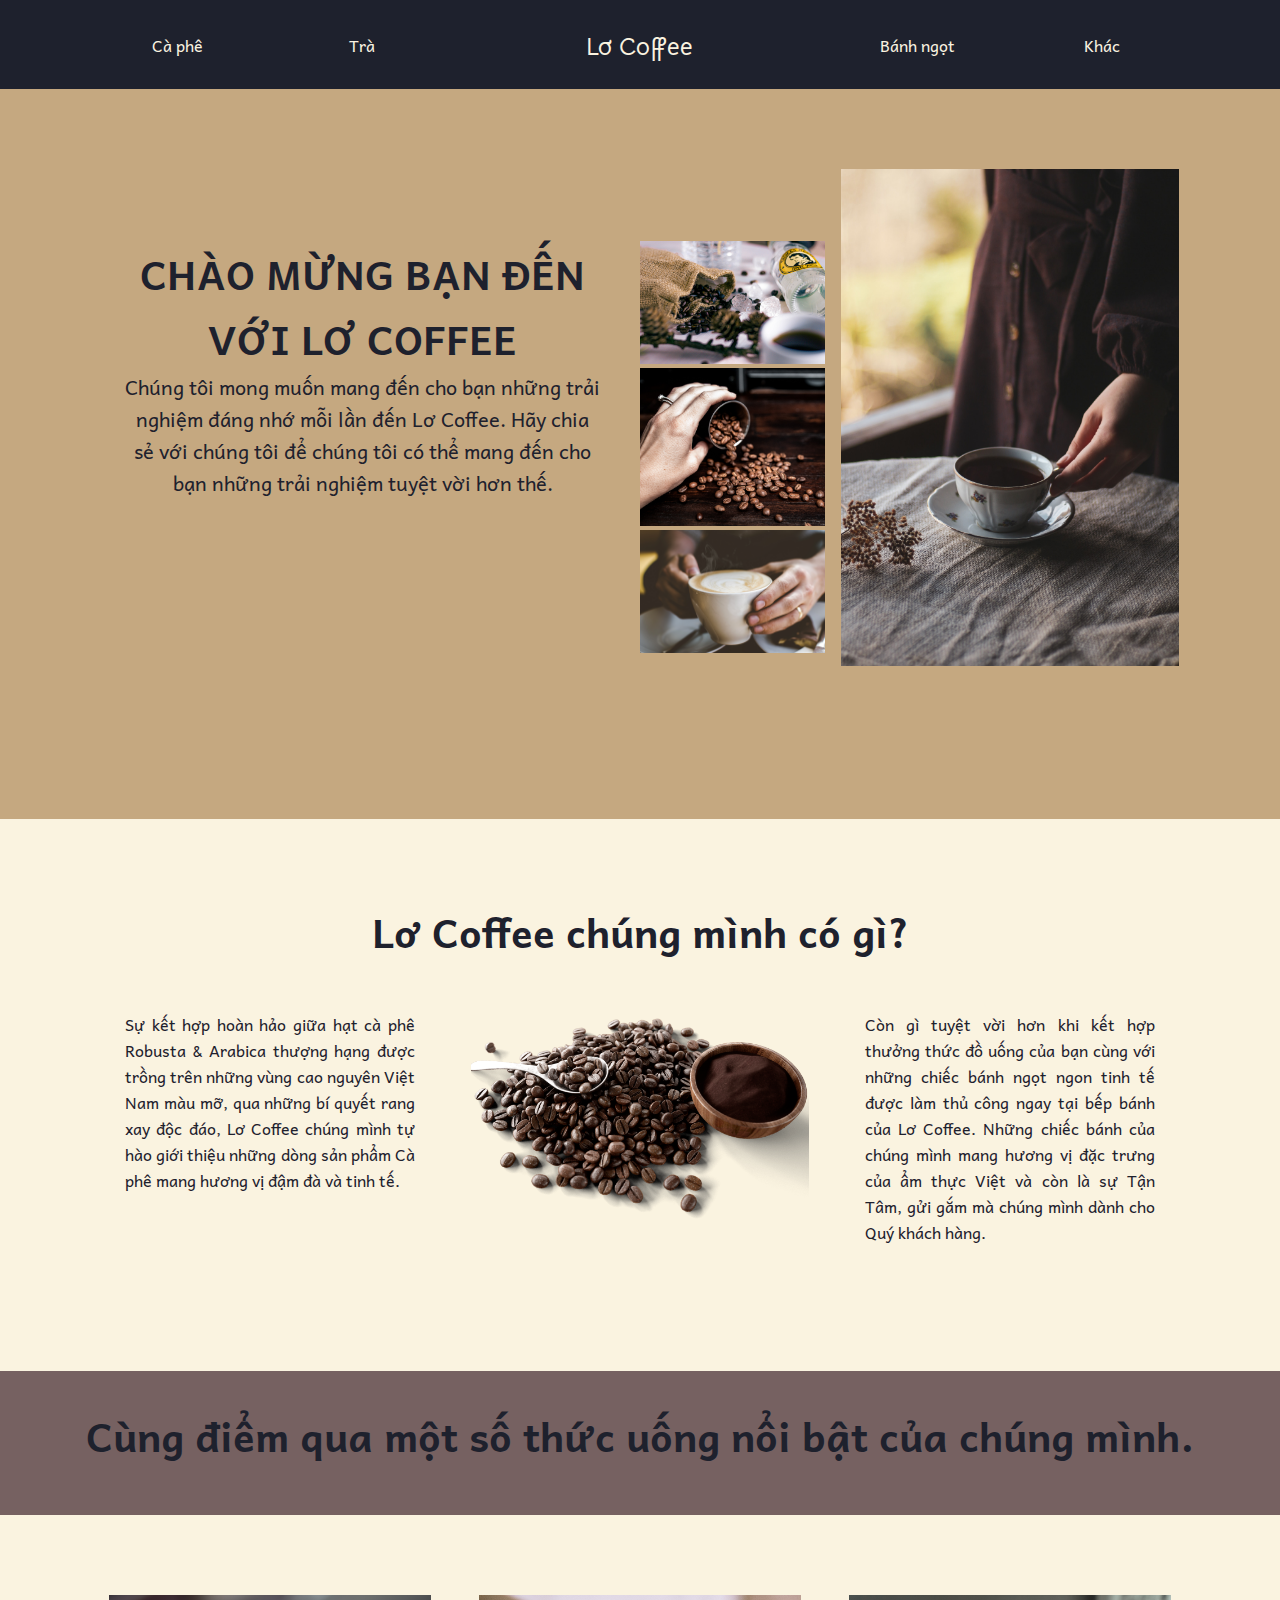
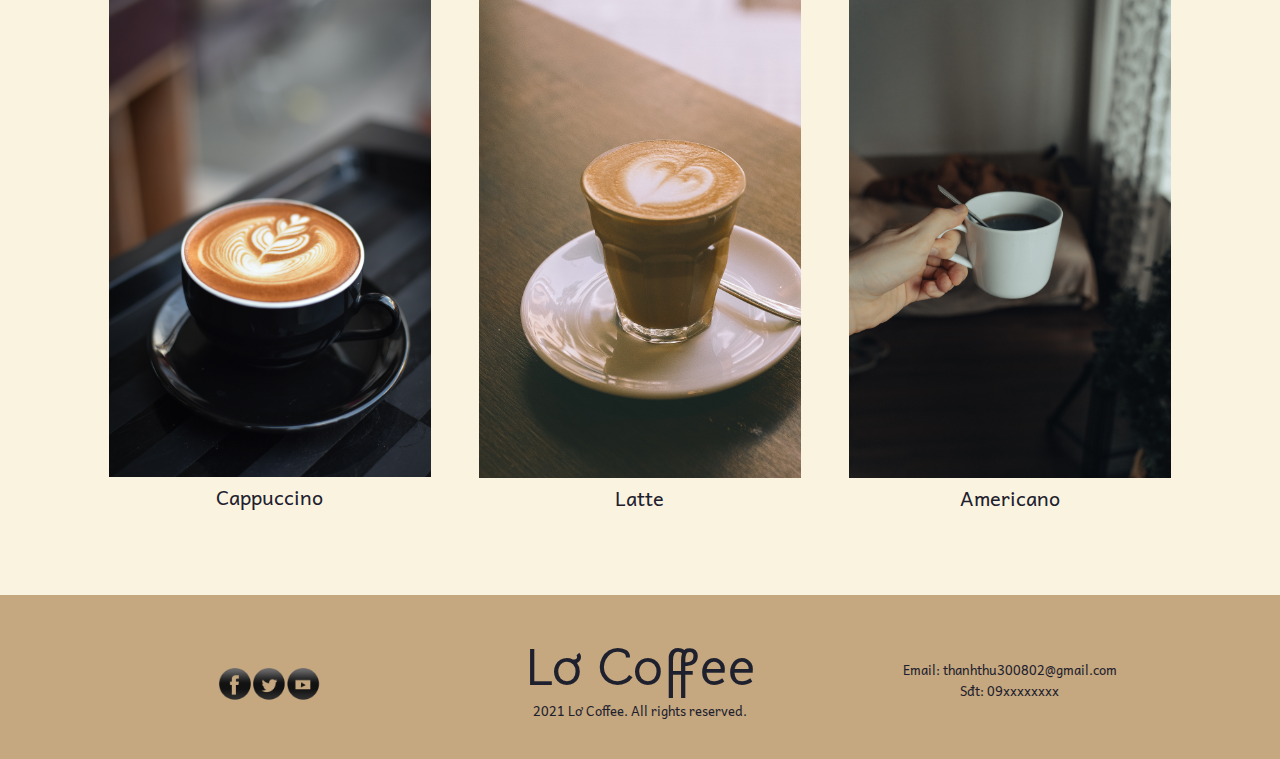
<file: index.html>
<!DOCTYPE html>
<html>
    <head>
        <meta charset="utf-8">

        <link rel="preconnect" href="https://fonts.googleapis.com">
        <link rel="preconnect" href="https://fonts.gstatic.com" crossorigin>
        <link href="https://fonts.googleapis.com/css2?family=Architects+Daughter&family=Bellota+Text:wght@300&family=Coiny&family=Darker+Grotesque:wght@300&family=Glory&family=Julius+Sans+One&family=Patrick+Hand+SC&family=Rampart+One&family=Rancho&family=Righteous&family=Shadows+Into+Light&family=Thasadith&display=swap" rel="stylesheet">
        <link rel="preconnect" href="https://fonts.googleapis.com">
        <link rel="preconnect" href="https://fonts.gstatic.com" crossorigin>
        <link href="https://fonts.googleapis.com/css2?family=Andika&display=swap" rel="stylesheet">
        <link rel="stylesheet" href="CSS/library.css">
        <link rel="stylesheet" href="CSS/style.css">
    </head>

    <body>
        <section class="section-1 py-4 bg-primary" >
            <div class="container">
                <div class="row">
                    <div class="col-2 px-3">
                        <div class="box-1"><a href="page-1.html" class="menu-1">Cà phê</a></div>
                    </div>
                    <div class="col-2 px-3">
                        <div class="box-1"><a href="page-2.html" class="menu-1">Trà</a></div>
                    </div>
                    <div class="col-4 px-3">
                        <div class="box-1"><a href="index.html" class="menu-2"><b>Lơ Coffee</b></a></div>
                    </div>
                    <div class="col-2 px-3">
                        <div class="box-1"><a href="page-3.html" class="menu-1">Bánh ngọt</a></div>
                    </div>
                    <div class="col-2 px-3">
                        <div class="box-1"><a href="page-4.html" class="menu-1">Khác</a></div>
                    </div>
                </div>
            </div>
        </section>

        <section class="section-2 py-10 bg-secondary">
            <div class="container">
                <div class="row">
                    <div class="col-6 px-5 pt-9">
                        <div class="box-2">
                            <h1 class="h1">CHÀO MỪNG BẠN ĐẾN VỚI LƠ COFFEE</h1>
                            <p class="content-1">Chúng tôi mong muốn mang đến cho bạn những trải nghiệm đáng nhớ mỗi lần đến Lơ Coffee. Hãy chia sẻ với chúng tôi để chúng tôi có thể mang đến cho bạn những trải nghiệm tuyệt vời hơn thế.</p>
                        </div>
                    </div>
                    <div class="col-2 pt-9">
                        <div class="box-3">
                            <img src="Images/im-1.jpg" width="100%">
                            <img src="Images/im-4.jpg" width="100%">
                            <img src="Images/im-3.jpg" width="100%">
                        </div>
                    </div>
                    <div class="col-4 px-2">
                        <div class="box-2"><img src="Images/im-2.jpg" width="100%"></div>
                    </div>
                </div>
            </div>
        </section>

        <section class="section-3 py-10 bg-success">
            <div class="container">
                <div class="row">
                    <div class="col-12">
                        <div class="box-4-3">
                            <h1 class="h1">Lơ Coffee chúng mình có gì?</h1> 
                        </div>
                    </div>
                </div>
                <div class="row">
                    <div class="col-4 px-5 pt-9">
                        <div class="box-4">
                            <p class="content-2">Sự kết hợp hoàn hảo giữa hạt cà phê Robusta & Arabica thượng hạng được trồng trên những vùng cao nguyên Việt Nam màu mỡ, qua những bí quyết rang xay độc đáo, Lơ Coffee chúng mình tự hào giới thiệu những dòng sản phẩm Cà phê mang hương vị đậm đà và tinh tế.</p>
                        </div>
                    </div>
                    <div class="col-4 px-2">
                        <div class="box-4"><img src="Images/im-6.png" width="100%"></div>
                    </div>
                    <div class="col-4 px-5 pt-9">
                        <div class="box-4">
                            <p class="content-2">Còn gì tuyệt vời hơn khi kết hợp thưởng thức đồ uống của bạn cùng với những chiếc bánh ngọt ngon tinh tế được làm thủ công ngay tại bếp bánh của Lơ Coffee. Những chiếc bánh của chúng mình mang hương vị đặc trưng của ẩm thực Việt và còn là sự Tận Tâm, gửi gắm mà chúng mình dành cho Quý khách hàng.</p>
                        </div>
                    </div>
                </div>
            </div>
        </section>

        <section class="section-4 py-4 bg-error">
            <div class="container">
                <div class="row">
                    <div class="col-12">
                        <div class="box-5">
                            <p class="content-3"><b>Cùng điểm qua một số thức uống nổi bật của chúng mình.</b></p>
                        </div>
                    </div>
                </div>
            </div>
        </section>

        <section class="section-5 py-10 bg-success">
            <div class="container">
                <div class="row">
                    <div class="col-4 px-3">
                        <div class="box-6">
                            <img src="Images/cappuccino.jpg" width="100%">
                            <p class="content-1">Cappuccino</p>
                        </div>
                    </div>
                    <div class="col-4 px-3">
                        <div class="box-6">
                            <img src="Images/latte.jpg" width="100%">
                            <p class="content-1">Latte</p>
                        </div>
                    </div>
                    <div class="col-4 px-3">
                        <div class="box-6">
                            <img src="Images/americano.jpg" width="100%">
                            <p class="content-1">Americano</p>
                        </div>
                    </div>
                </div>
            </div>
        </section>

        <section class="section-6 py-4 bg-secondary">
            <div class="container">
                <div class="row">
                    <div class="col-4 px-5">
                        <div class="box-7">
                            <img src="Images/icon.png" width="40%">
                        </div>
                    </div>
                    <div class="col-4 px-5">
                        <div class="box-7 pt-1">
                            <a href="index.html" class="logo"><h1>Lơ Coffee</h1></a>
                            <p class="content-4">2021 Lơ Coffee. All rights reserved.</p>
                        </div>
                    </div>
                    <div class="col-4 px-5">
                        <div class="box-7 pt-4">
                            <p class="content-4">Email: thanhthu300802@gmail.com</p>
                            <p class="content-4">Sđt: 09xxxxxxxx</p>
                        </div>
                    </div>
                </div>
            </div>
        </section>
    </body>
</html>
</file>
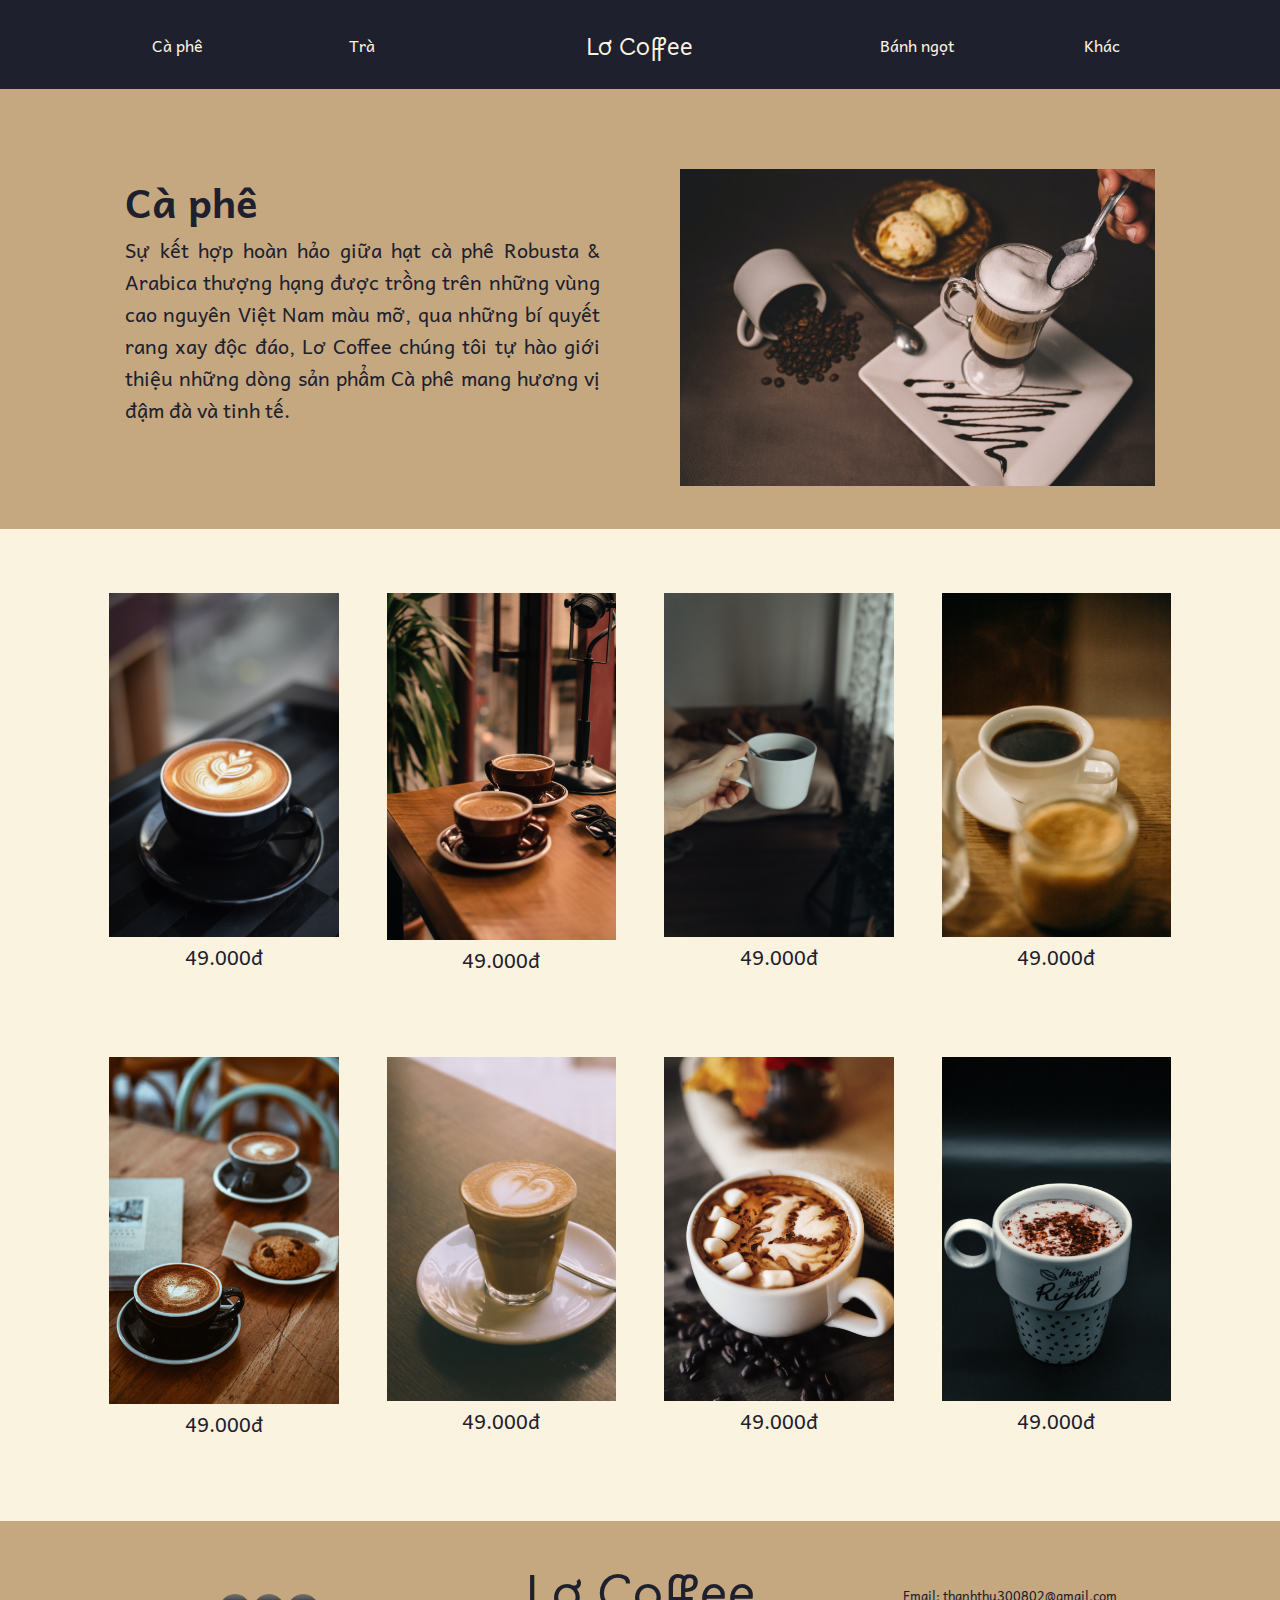
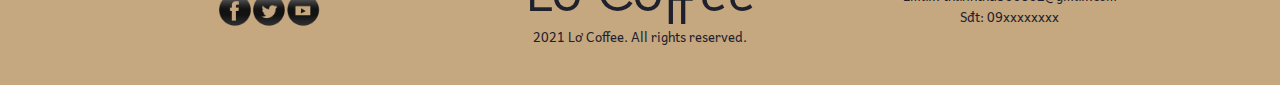
<file: page-1.html>
<!DOCTYPE html>
<html>
    <head>
        <meta charset="utf-8">
        <link rel="preconnect" href="https://fonts.googleapis.com">
        <link rel="preconnect" href="https://fonts.gstatic.com" crossorigin>
        <link href="https://fonts.googleapis.com/css2?family=Architects+Daughter&family=Bellota+Text:wght@300&family=Coiny&family=Darker+Grotesque:wght@300&family=Glory&family=Julius+Sans+One&family=Patrick+Hand+SC&family=Rampart+One&family=Rancho&family=Righteous&family=Shadows+Into+Light&family=Thasadith&display=swap" rel="stylesheet">
        <link rel="preconnect" href="https://fonts.googleapis.com">
        <link rel="preconnect" href="https://fonts.gstatic.com" crossorigin>
        <link href="https://fonts.googleapis.com/css2?family=Andika&display=swap" rel="stylesheet">
        <link rel="stylesheet" href="CSS/library.css">
        <link rel="stylesheet" href="CSS/page-1.css">
    </head>
    <body>
        <section class="section-1 py-4 bg-primary" >
            <div class="container">
                <div class="row">
                    <div class="col-2 px-3">
                        <div class="box-1"><a href="page-1.html" class="menu-1">Cà phê</a></div>
                    </div>
                    <div class="col-2 px-3">
                        <div class="box-1"><a href="page-2.html" class="menu-1">Trà</a></div>
                    </div>
                    <div class="col-4 px-3">
                        <div class="box-1"><a href="index.html" class="menu-2"><b>Lơ Coffee</b></a></div>
                    </div>
                    <div class="col-2 px-3">
                        <div class="box-1"><a href="page-3.html" class="menu-1">Bánh ngọt</a></div>
                    </div>
                    <div class="col-2 px-3">
                        <div class="box-1"><a href="page-4.html" class="menu-1">Khác</a></div>
                    </div>
                </div>
            </div>
        </section>
        <section class="section-2 py-10 bg-secondary">
            <div class="container">
                <div class="row">
                    <div class="col-6 px-5">
                        <div class="box-2">
                            <h1 class="h1">Cà phê</h1>
                            <p class="content-1">Sự kết hợp hoàn hảo giữa hạt cà phê Robusta & Arabica thượng hạng được trồng trên những vùng cao nguyên Việt Nam màu mỡ, qua những bí quyết rang xay độc đáo, Lơ Coffee chúng tôi tự hào giới thiệu những dòng sản phẩm Cà phê mang hương vị đậm đà và tinh tế.</p>
                        </div>
                    </div>
                    <div class="col-6 px-5">
                        <div class="box-2">
                            <img src="Images/im-5.jpg" width="100%">
                        </div>
                    </div>
                </div>
            </div>
        </section>

        <section class="section-3 py-4 bg-success">
            <div class="container">
                <div class="row py-4">
                    <div class="col-3 px-3">
                        <div class="box-3">
                            <img src="Images/cappuccino.jpg" width="100%">
                            <a class="content-2">49.000đ</a>
                        </div>
                    </div>
                    <div class="col-3 px-3">
                        <div class="box-3">
                            <img src="Images/page-1-3.jpg" width="100%">
                            <a class="content-2">49.000đ</a>
                        </div>
                    </div>
                    <div class="col-3 px-3">
                        <div class="box-3">
                            <img src="Images/americano.jpg" width="100%">
                            <a class="content-2">49.000đ</a>
                        </div>
                    </div>
                    <div class="col-3 px-3">
                        <div class="box-3">
                            <img src="Images/page-1-1.jpg" width="100%">
                            <a class="content-2">49.000đ</a>
                        </div>
                    </div>
                </div>
                <div class="row py-4">
                    <div class="col-3 px-3">
                        <div class="box-3">
                            <img src="Images/page-1-2.jpg" width="100%">
                            <a class="content-2">49.000đ</a>
                        </div>
                    </div>
                    <div class="col-3 px-3">
                        <div class="box-3">
                            <img src="Images/latte.jpg" width="100%">
                            <a class="content-2">49.000đ</a>
                        </div>
                    </div>
                    <div class="col-3 px-3">
                        <div class="box-3">
                            <img src="Images/page-1-4.jpg" width="100%">
                            <a class="content-2">49.000đ</a>
                        </div>
                    </div>
                    <div class="col-3 px-3">
                        <div class="box-3">
                            <img src="Images/page-1-5.jpg" width="100%">
                            <a class="content-2">49.000đ</a>
                        </div>
                    </div>
                </div>
        </section>

        <section class="section-6 py-4 bg-secondary">
            <div class="container">
                <div class="row">
                    <div class="col-4 px-5">
                        <div class="box-7">
                            <img src="Images/icon.png" width="40%">
                        </div>
                    </div>
                    <div class="col-4 px-5">
                        <div class="box-7 pt-1">
                            <a href="index.html" class="logo"><h1>Lơ Coffee</h1></a>
                            <p class="content-4">2021 Lơ Coffee. All rights reserved.</p>
                        </div>
                    </div>
                    <div class="col-4 px-5">
                        <div class="box-7 pt-4">
                            <p class="content-4">Email: thanhthu300802@gmail.com</p>
                            <p class="content-4">Sđt: 09xxxxxxxx</p>
                        </div>
                    </div>
                </div>
            </div>
        </section>

    </body>
</html>
</file>
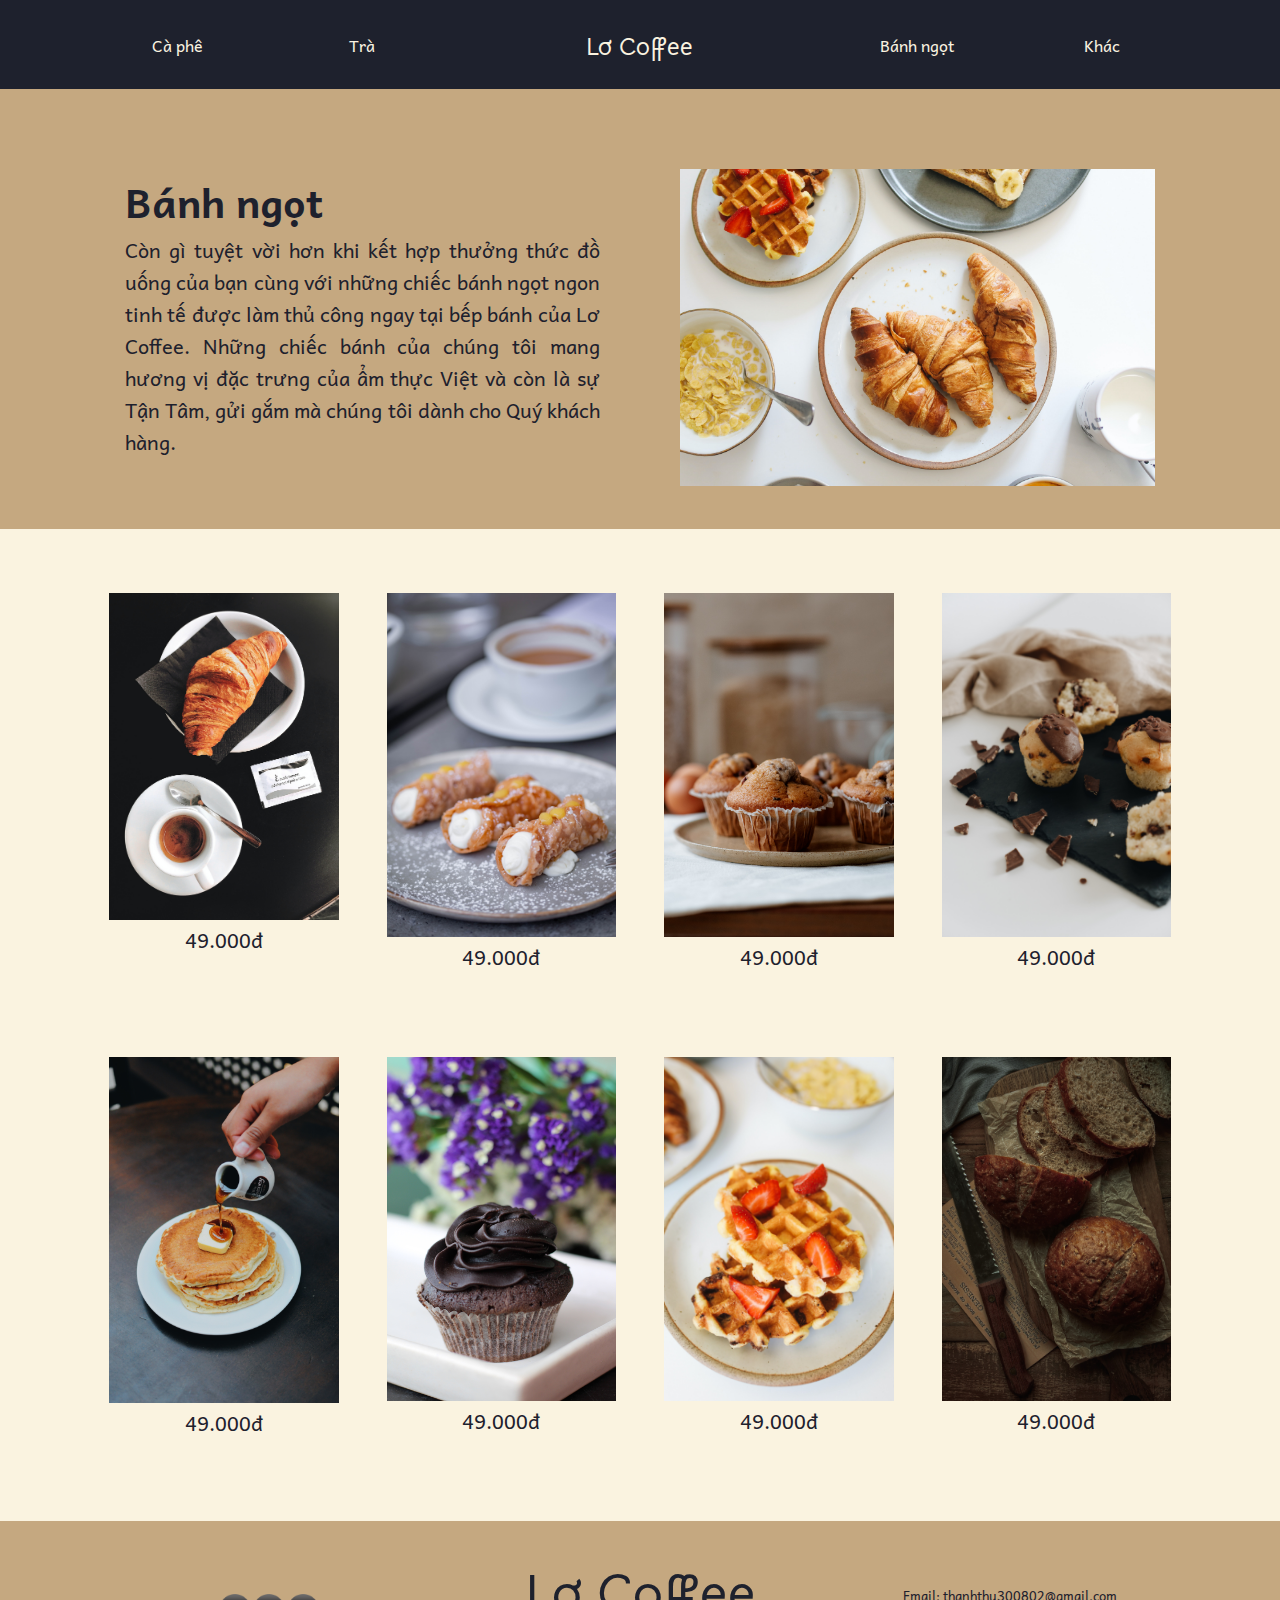
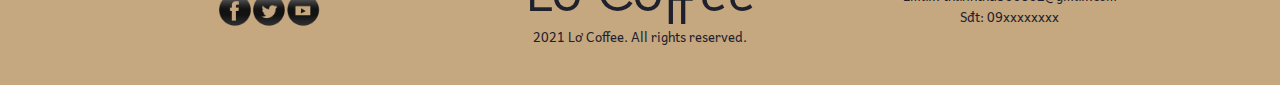
<file: page-3.html>
<!DOCTYPE html>
<html>
    <head>
        <meta charset="utf-8">
        <link rel="preconnect" href="https://fonts.googleapis.com">
        <link rel="preconnect" href="https://fonts.gstatic.com" crossorigin>
        <link href="https://fonts.googleapis.com/css2?family=Architects+Daughter&family=Bellota+Text:wght@300&family=Coiny&family=Darker+Grotesque:wght@300&family=Glory&family=Julius+Sans+One&family=Patrick+Hand+SC&family=Rampart+One&family=Rancho&family=Righteous&family=Shadows+Into+Light&family=Thasadith&display=swap" rel="stylesheet">
        <link rel="preconnect" href="https://fonts.googleapis.com">
        <link rel="preconnect" href="https://fonts.gstatic.com" crossorigin>
        <link href="https://fonts.googleapis.com/css2?family=Andika&display=swap" rel="stylesheet">
        <link rel="stylesheet" href="CSS/library.css">
        <link rel="stylesheet" href="CSS/page-3.css">
    </head>
    <body>
        <section class="section-1 py-4 bg-primary" >
            <div class="container">
                <div class="row">
                    <div class="col-2 px-3">
                        <div class="box-1"><a href="page-1.html" class="menu-1">Cà phê</a></div>
                    </div>
                    <div class="col-2 px-3">
                        <div class="box-1"><a href="page-2.html" class="menu-1">Trà</a></div>
                    </div>
                    <div class="col-4 px-3">
                        <div class="box-1"><a href="index.html" class="menu-2"><b>Lơ Coffee</b></a></div>
                    </div>
                    <div class="col-2 px-3">
                        <div class="box-1"><a href="page-3.html" class="menu-1">Bánh ngọt</a></div>
                    </div>
                    <div class="col-2 px-3">
                        <div class="box-1"><a href="page-4.html" class="menu-1">Khác</a></div>
                    </div>
                </div>
            </div>
        </section>

        <section class="section-2 py-10 bg-secondary">
            <div class="container">
                <div class="row">
                    <div class="col-6 px-5">
                        <div class="box-2">
                            <h1 class="h1">Bánh ngọt</h1>
                            <p class="content-1">Còn gì tuyệt vời hơn khi kết hợp thưởng thức đồ uống của bạn cùng với những chiếc bánh ngọt ngon tinh tế được làm thủ công ngay tại bếp bánh của Lơ Coffee. Những chiếc bánh của chúng tôi mang hương vị đặc trưng của ẩm thực Việt và còn là sự Tận Tâm, gửi gắm mà chúng tôi dành cho Quý khách hàng.</p>
                        </div>
                    </div>
                    <div class="col-6 px-5">
                        <div class="box-2">
                            <img src="Images/im-7.jpg" width="100%">
                        </div>
                    </div>
                </div>
            </div>
        </section>
        <section class="section-3 py-4 bg-success">
            <div class="container">
                <div class="row py-4">
                    <div class="col-3 px-3">
                        <div class="box-3">
                            <img src="Images/page-3-1.jpg" width="100%">
                            <a class="content-2">49.000đ</a>
                        </div>
                    </div>
                    <div class="col-3 px-3">
                        <div class="box-3">
                            <img src="Images/page-3-2.jpg" width="100%">
                            <a class="content-2">49.000đ</a>
                        </div>
                    </div>
                    <div class="col-3 px-3">
                        <div class="box-3">
                            <img src="Images/page-3-3.jpg" width="100%">
                            <a class="content-2">49.000đ</a>
                        </div>
                    </div>
                    <div class="col-3 px-3">
                        <div class="box-3">
                            <img src="Images/page-3-4.jpg" width="100%">
                            <a class="content-2">49.000đ</a>
                        </div>
                    </div>
                </div>
                <div class="row py-4">
                    <div class="col-3 px-3">
                        <div class="box-3">
                            <img src="Images/page-3-5.jpg" width="100%">
                            <a class="content-2">49.000đ</a>
                        </div>
                    </div>
                    <div class="col-3 px-3">
                        <div class="box-3">
                            <img src="Images/page-3-6.jpg" width="100%">
                            <a class="content-2">49.000đ</a>
                        </div>
                    </div>
                    <div class="col-3 px-3">
                        <div class="box-3">
                            <img src="Images/page-3-7.jpg" width="100%">
                            <a class="content-2">49.000đ</a>
                        </div>
                    </div>
                    <div class="col-3 px-3">
                        <div class="box-3">
                            <img src="Images/page-3-8.jpg" width="100%">
                            <a class="content-2">49.000đ</a>
                        </div>
                    </div>
                </div>
        </section>

        <section class="section-6 py-4 bg-secondary">
            <div class="container">
                <div class="row">
                    <div class="col-4 px-5">
                        <div class="box-7">
                            <img src="Images/icon.png" width="40%">
                        </div>
                    </div>
                    <div class="col-4 px-5">
                        <div class="box-7 pt-1">
                            <a href="index.html" class="logo"><h1>Lơ Coffee</h1></a>
                            <p class="content-4">2021 Lơ Coffee. All rights reserved.</p>
                        </div>
                    </div>
                    <div class="col-4 px-5">
                        <div class="box-7 pt-4">
                            <p class="content-4">Email: thanhthu300802@gmail.com</p>
                            <p class="content-4">Sđt: 09xxxxxxxx</p>
                        </div>
                    </div>
                </div>
            </div>
        </section>

    </body>
</html>
</file>
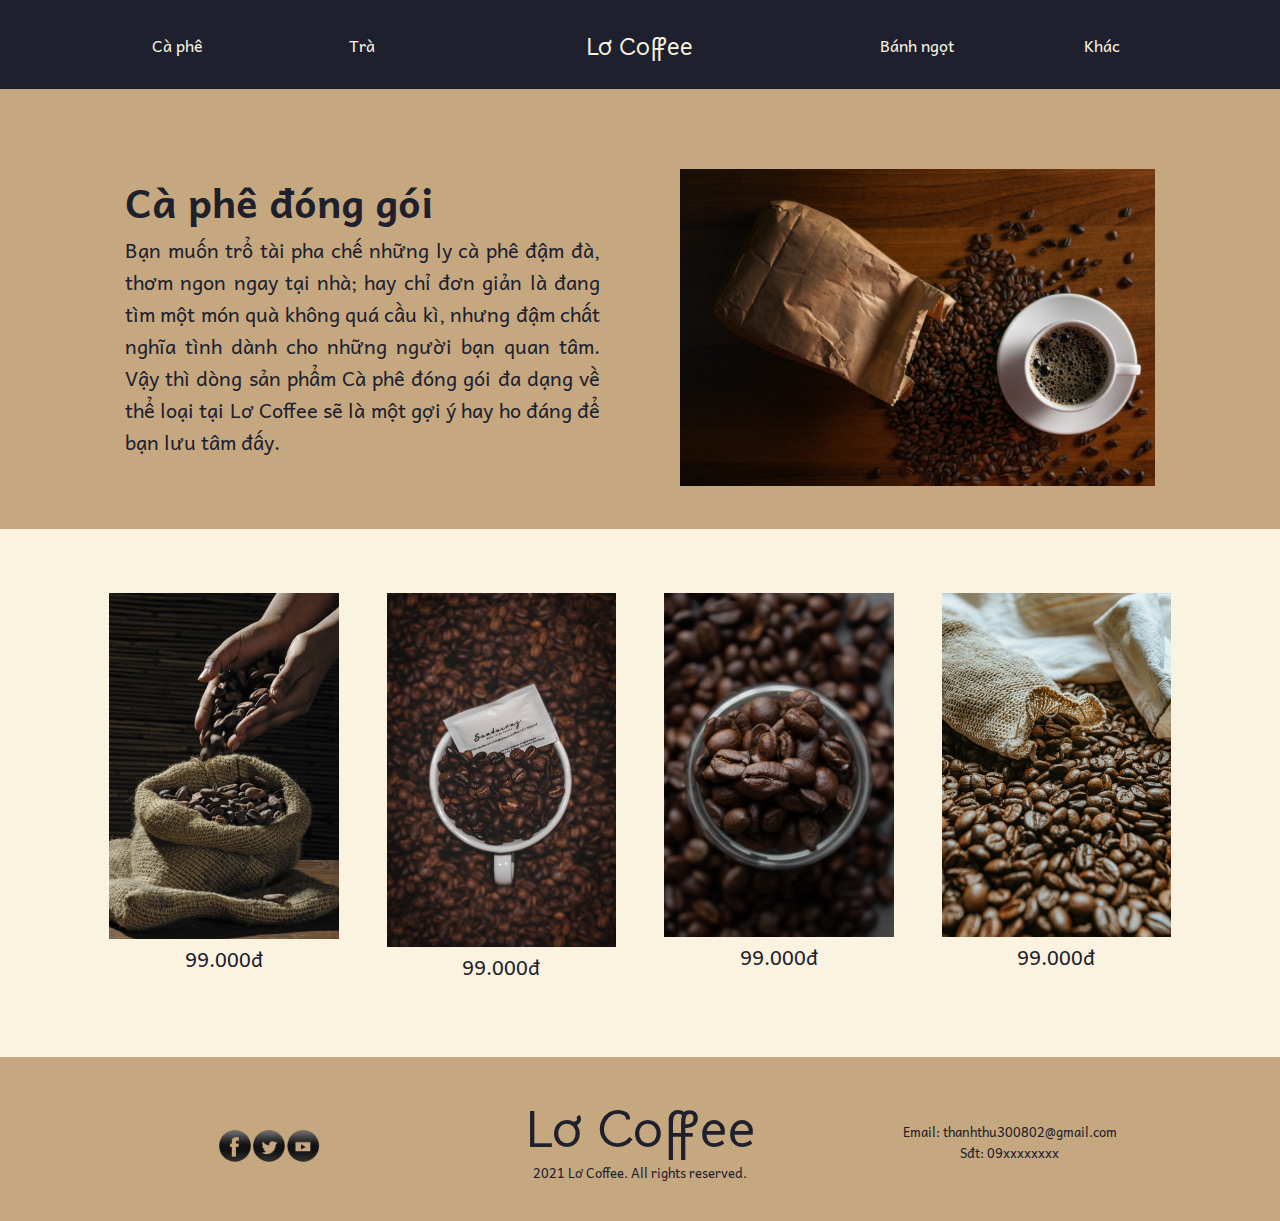
<file: page-4.html>
<!DOCTYPE html>
<html>
    <head>
        <meta charset="utf-8">
        <link rel="preconnect" href="https://fonts.googleapis.com">
        <link rel="preconnect" href="https://fonts.gstatic.com" crossorigin>
        <link href="https://fonts.googleapis.com/css2?family=Architects+Daughter&family=Bellota+Text:wght@300&family=Coiny&family=Darker+Grotesque:wght@300&family=Glory&family=Julius+Sans+One&family=Patrick+Hand+SC&family=Rampart+One&family=Rancho&family=Righteous&family=Shadows+Into+Light&family=Thasadith&display=swap" rel="stylesheet">
        <link rel="preconnect" href="https://fonts.googleapis.com">
        <link rel="preconnect" href="https://fonts.gstatic.com" crossorigin>
        <link href="https://fonts.googleapis.com/css2?family=Andika&display=swap" rel="stylesheet">
        <link rel="stylesheet" href="CSS/library.css">
        <link rel="stylesheet" href="CSS/page-4.css">
    </head>
    <body>
        <section class="section-1 py-4 bg-primary" >
            <div class="container">
                <div class="row">
                    <div class="col-2 px-3">
                        <div class="box-1"><a href="page-1.html" class="menu-1">Cà phê</a></div>
                    </div>
                    <div class="col-2 px-3">
                        <div class="box-1"><a href="page-2.html" class="menu-1">Trà</a></div>
                    </div>
                    <div class="col-4 px-3">
                        <div class="box-1"><a href="index.html" class="menu-2"><b>Lơ Coffee</b></a></div>
                    </div>
                    <div class="col-2 px-3">
                        <div class="box-1"><a href="page-3.html" class="menu-1">Bánh ngọt</a></div>
                    </div>
                    <div class="col-2 px-3">
                        <div class="box-1"><a href="page-4.html" class="menu-1">Khác</a></div>
                    </div>
                </div>
            </div>
        </section>

        <section class="section-2 py-10 bg-secondary">
            <div class="container">
                <div class="row">
                    <div class="col-6 px-5">
                        <div class="box-2">
                            <h1 class="h1">Cà phê đóng gói</h1>
                            <p class="content-1">Bạn muốn trổ tài pha chế những ly cà phê đậm đà, thơm ngon ngay tại nhà; hay chỉ đơn giản là đang tìm một món quà không quá cầu kì, nhưng đậm chất nghĩa tình dành cho những người bạn quan tâm. Vậy thì dòng sản phẩm Cà phê đóng gói đa dạng về thể loại tại Lơ Coffee sẽ là một gợi ý hay ho đáng để bạn lưu tâm đấy.</p>
                        </div>
                    </div>
                    <div class="col-6 px-5">
                        <div class="box-2">
                            <img src="Images/im-9.jpg" width="100%">
                        </div>
                    </div>
                </div>
            </div>
        </section>
        <section class="section-3 py-4 bg-success">
            <div class="container">
                <div class="row py-4">
                    <div class="col-3 px-3">
                        <div class="box-3">
                            <img src="Images/page-4-1.jpg" width="100%">
                            <a class="content-2">99.000đ</a>
                        </div>
                    </div>
                    <div class="col-3 px-3">
                        <div class="box-3">
                            <img src="Images/page-4-2.jpg" width="100%">
                            <a class="content-2">99.000đ</a>
                        </div>
                    </div>
                    <div class="col-3 px-3">
                        <div class="box-3">
                            <img src="Images/page-4-3.jpg" width="100%">
                            <a class="content-2">99.000đ</a>
                        </div>
                    </div>
                    <div class="col-3 px-3">
                        <div class="box-3">
                            <img src="Images/page-4-4.jpg" width="100%">
                            <a class="content-2">99.000đ</a>
                        </div>
                    </div>
                </div>
            </div>
        </section>

        <section class="section-6 py-4 bg-secondary">
            <div class="container">
                <div class="row">
                    <div class="col-4 px-5">
                        <div class="box-7">
                            <img src="Images/icon.png" width="40%">
                        </div>
                    </div>
                    <div class="col-4 px-5">
                        <div class="box-7 pt-1">
                            <a href="index.html" class="logo"><h1>Lơ Coffee</h1></a>
                            <p class="content-4">2021 Lơ Coffee. All rights reserved.</p>
                        </div>
                    </div>
                    <div class="col-4 px-5">
                        <div class="box-7 pt-4">
                            <p class="content-4">Email: thanhthu300802@gmail.com</p>
                            <p class="content-4">Sđt: 09xxxxxxxx</p>
                        </div>
                    </div>
                </div>
            </div>
        </section>

    </body>
</html>
</file>
<file: CSS/library.css>
* {
  margin: 0;
  padding: 0;
  box-sizing: border-box
}
.bg-primary{
  background: #1E212D;
}
.bg-secondary{
  background: #C5A880;
}
.bg-error{
  background: #766161;
}
.bg-success{
  background: #FAF3E0;
}
.container {
  width: 1110px;
  margin: 0 auto
}
.col-1 {
  width: 8.33%
}
.col-2 {
  width: 16.66%
}
.col-3 {
  width: 25%
}
.col-4 {
  width: 33.33%
}
.col-5 {
  width: 41.66%
}
.col-6 {
  width: 50%
}
.col-7 {
  width: 58.33%
}
.col-8 {
  width: 66.66%
}
.col-9 {
  width: 75%
}
.col-10 {
  width: 83.33%
}
.col-11 {
  width: 91.66%
}
.col-12 {
  width: 100%
}
/*padding*/
.p-1 {
  padding: 8px;
}
.pt-1 {
  padding-top: 8px;
}
.pb-1 {
  padding-bottom: 8px;
}
.ps-1 {
  padding-left: 8px;
}
.pe-1 {
  padding-right: 8px;
}
.px-1 {
  padding: 0 8px;
}
.py-1 {
  padding: 8px 0;
}
.px-2 {
  padding: 0 16px;
}
.px-3 {
  padding: 0 24px;
}
.px-5 {
  padding: 0 40px;
}
.py-4 {
  padding: 32px 0;
}
.py-10 {
  padding: 80px 0;
}
.pt-2 {
  padding-top: 16px;
}
.pt-4 {
  padding-top: 32px;
}
.pt-9 {
  padding-top: 72px;
}
/*margin*/
.m-1{
  margin: 8px;
}
.mt-1{
  margin-top: 8px;
}
.mb-1{
  margin-bottom: 8px;
}
.ms-1{
  margin-left: 8px;
}
.me-1{
  margin-right: 8px;
}
.mx-1{
  margin: 0 8px;
}
.my-1{
  margin: 8px 0;
}
.mx-auto{
  margin: 0 auto;
}

.justify-between { justify-content:space-between;}
.alight-s-center{ align-self:center}
.justify-center {justify-content:center}
</file>
<file: CSS/style.css>
.row {
    display: flex;
    flex-wrap: wrap;
}
.box-1 {
    height: 25px;
    text-align: center;
}
.box-1:hover{
    animation: box-hover 0.5s 1 alternate;
}

.menu-1 {
    text-decoration: none;
    font-family: 'Andika';
    color: #FAF3E0;
}
.menu-2 {
    text-decoration: none;
    font-family: 'Bellota Text';
    font-size: 24px;
    color: #FAF3E0;
}
.box-2 {
    text-align: center;
    height: 498px;
}
.h1 {
    font-family: 'Andika';
    font-size: 40px;
    color: #1E212D;
    animation: text 1s 0.5s 1 alternate;
}
.content-1 {
    font-family: 'Andika';
    font-size: 20px;
    color: #1E212D;
    animation: text 1s 0.5s 1 alternate;
}
.box-3 {
    height: 426px;
}
.box-4 {
    height: 280px;
}
.box-4-3 {
    text-align: center;
    height: 40px;
}
.content-2 {
    font-family: 'Andika';
    font-size: 16px;
    color: #1E212D;
    text-align: justify;
}
.box-5 {
    text-align: center;
    height: 80px;
}
.content-3 {
    font-family: 'Andika';
    font-size: 40px;
    color: #1E212D;
}
.box-6 {
    text-align: center;
    height: 520px;
}
.box-6:hover{
    animation: box-hover 0.5s 1 alternate;
}
.box-7 {
    text-align: center;
    height: 100px;
}
.logo {
    text-decoration: none;
    font-family: 'Bellota Text';
    font-size: 26px;
    color: #1E212D;
}
.content-4 {
    font-family: 'Andika';
    font-size: 13px;
    color: #1E212D;
}
@keyframes text{
    from{
        transform: translate(-200px);
    }
    to{
        transform: translate(0);
    }
}
@keyframes box-hover{
    0%{
        opacity: 0.5;
        transform: scale(1.2);
    }

    50%{
        opacity: 1;
        transform: scale(1.3);
    }
    100%{
        opacity: 1;
        transform: scale(1);
    }
}
</file>
<file: CSS/page-1.css>
.row {
    display: flex;
    flex-wrap: wrap;
}
.box-1 {
    height: 25px;
    text-align: center;
}
.box-1:hover{
    animation: box-hover 0.5s 1 alternate;
}
.box-2 {
    height: 280px;
}
.menu-1 {
    text-decoration: none;
    font-family: 'Andika';
    color: #FAF3E0;
}
.menu-2 {
    text-decoration: none;
    font-family: 'Bellota Text';
    font-size: 24px;
    color: #FAF3E0;
}
.h1 {
    font-family: 'Andika';
    font-size: 40px;
    color: #1E212D;
    animation: text 1s 0.5s 1 alternate;
}
.content-1 {
    font-family: 'Andika';
    text-align: justify;
    font-size: 20px;
    color: #1E212D;
    animation: text 1s 0.5s 1 alternate;
}
.box-3 {
    text-align: center;
    height: 400px;
}
.box-3:hover{
    animation: box-hover 0.5s 1 alternate;
}
.content-2 {
    font-family: 'Andika';
    font-size: 20px;
    color: #1E212D;
}
.box-7 {
    text-align: center;
    height: 100px;
}
.logo {
    text-decoration: none;
    font-family: 'Bellota Text';
    font-size: 26px;
    color: #1E212D;
}
.content-4 {
    font-family: 'Andika';
    font-size: 13px;
    color: #1E212D;
}
@keyframes text{
    from{
        transform: translate(-200px);
    }
    to{
        transform: translate(0);
    }
}
@keyframes box-hover{
    0%{
        opacity: 0.5;
        transform: scale(1.2);
    }

    50%{
        opacity: 1;
        transform: scale(1.3);
    }
    100%{
        opacity: 1;
        transform: scale(1);
    }
}
</file>
<file: CSS/page-3.css>
.row {
    display: flex;
    flex-wrap: wrap;
}
.box-1 {
    height: 25px;
    text-align: center;
}
.box-1:hover{
    animation: box-hover 0.5s 1 alternate;
}
.box-2 {
    height: 280px;
}
.menu-1 {
    text-decoration: none;
    font-family: 'Andika';
    color: #FAF3E0;
}
.menu-2 {
    text-decoration: none;
    font-family: 'Bellota Text';
    font-size: 24px;
    color: #FAF3E0;
}
.h1 {
    font-family: 'Andika';
    font-size: 40px;
    color: #1E212D;
    animation: text 1s 0.5s 1 alternate;
}
.content-1 {
    font-family: 'Andika';
    text-align: justify;
    font-size: 20px;
    color: #1E212D;
    animation: text 1s 0.5s 1 alternate;
}
.box-3 {
    text-align: center;
    height: 400px;
}
.box-3:hover{
    animation: box-hover 0.5s 1 alternate;
}
.content-2 {
    font-family: 'Andika';
    font-size: 20px;
    color: #1E212D;
}
.box-7 {
    text-align: center;
    height: 100px;
}
.logo {
    text-decoration: none;
    font-family: 'Bellota Text';
    font-size: 26px;
    color: #1E212D;
}
.content-4 {
    font-family: 'Andika';
    font-size: 13px;
    color: #1E212D;
}
@keyframes text{
    from{
        transform: translate(-200px);
    }
    to{
        transform: translate(0);
    }
}
@keyframes box-hover{
    0%{
        opacity: 0.5;
        transform: scale(1.2);
    }

    50%{
        opacity: 1;
        transform: scale(1.3);
    }
    100%{
        opacity: 1;
        transform: scale(1);
    }
}
</file>
<file: CSS/page-4.css>
.row {
    display: flex;
    flex-wrap: wrap;
}
.box-1 {
    height: 25px;
    text-align: center;
}
.box-1:hover{
    animation: box-hover 0.5s 1 alternate;
}
.box-2 {
    height: 280px;
}
.menu-1 {
    text-decoration: none;
    font-family: 'Andika';
    color: #FAF3E0;
}
.menu-2 {
    text-decoration: none;
    font-family: 'Bellota Text';
    font-size: 24px;
    color: #FAF3E0;
}
.h1 {
    font-family: 'Andika';
    font-size: 40px;
    color: #1E212D;
    animation: text 1s 0.5s 1 alternate;
}
.content-1 {
    font-family: 'Andika';
    text-align: justify;
    font-size: 20px;
    color: #1E212D;
    animation: text 1s 0.5s 1 alternate;
}
.box-3 {
    text-align: center;
    height: 400px;
}
.box-3:hover{
    animation: box-hover 0.5s 1 alternate;
}
.content-2 {
    font-family: 'Andika';
    font-size: 20px;
    color: #1E212D;
}
.box-7 {
    text-align: center;
    height: 100px;
}
.logo {
    text-decoration: none;
    font-family: 'Bellota Text';
    font-size: 26px;
    color: #1E212D;
}
.content-4 {
    font-family: 'Andika';
    font-size: 13px;
    color: #1E212D;
}
@keyframes text{
    from{
        transform: translate(-200px);
    }
    to{
        transform: translate(0);
    }
}
@keyframes box-hover{
    0%{
        opacity: 0.5;
        transform: scale(1.2);
    }

    50%{
        opacity: 1;
        transform: scale(1.3);
    }
    100%{
        opacity: 1;
        transform: scale(1);
    }
}
</file>
